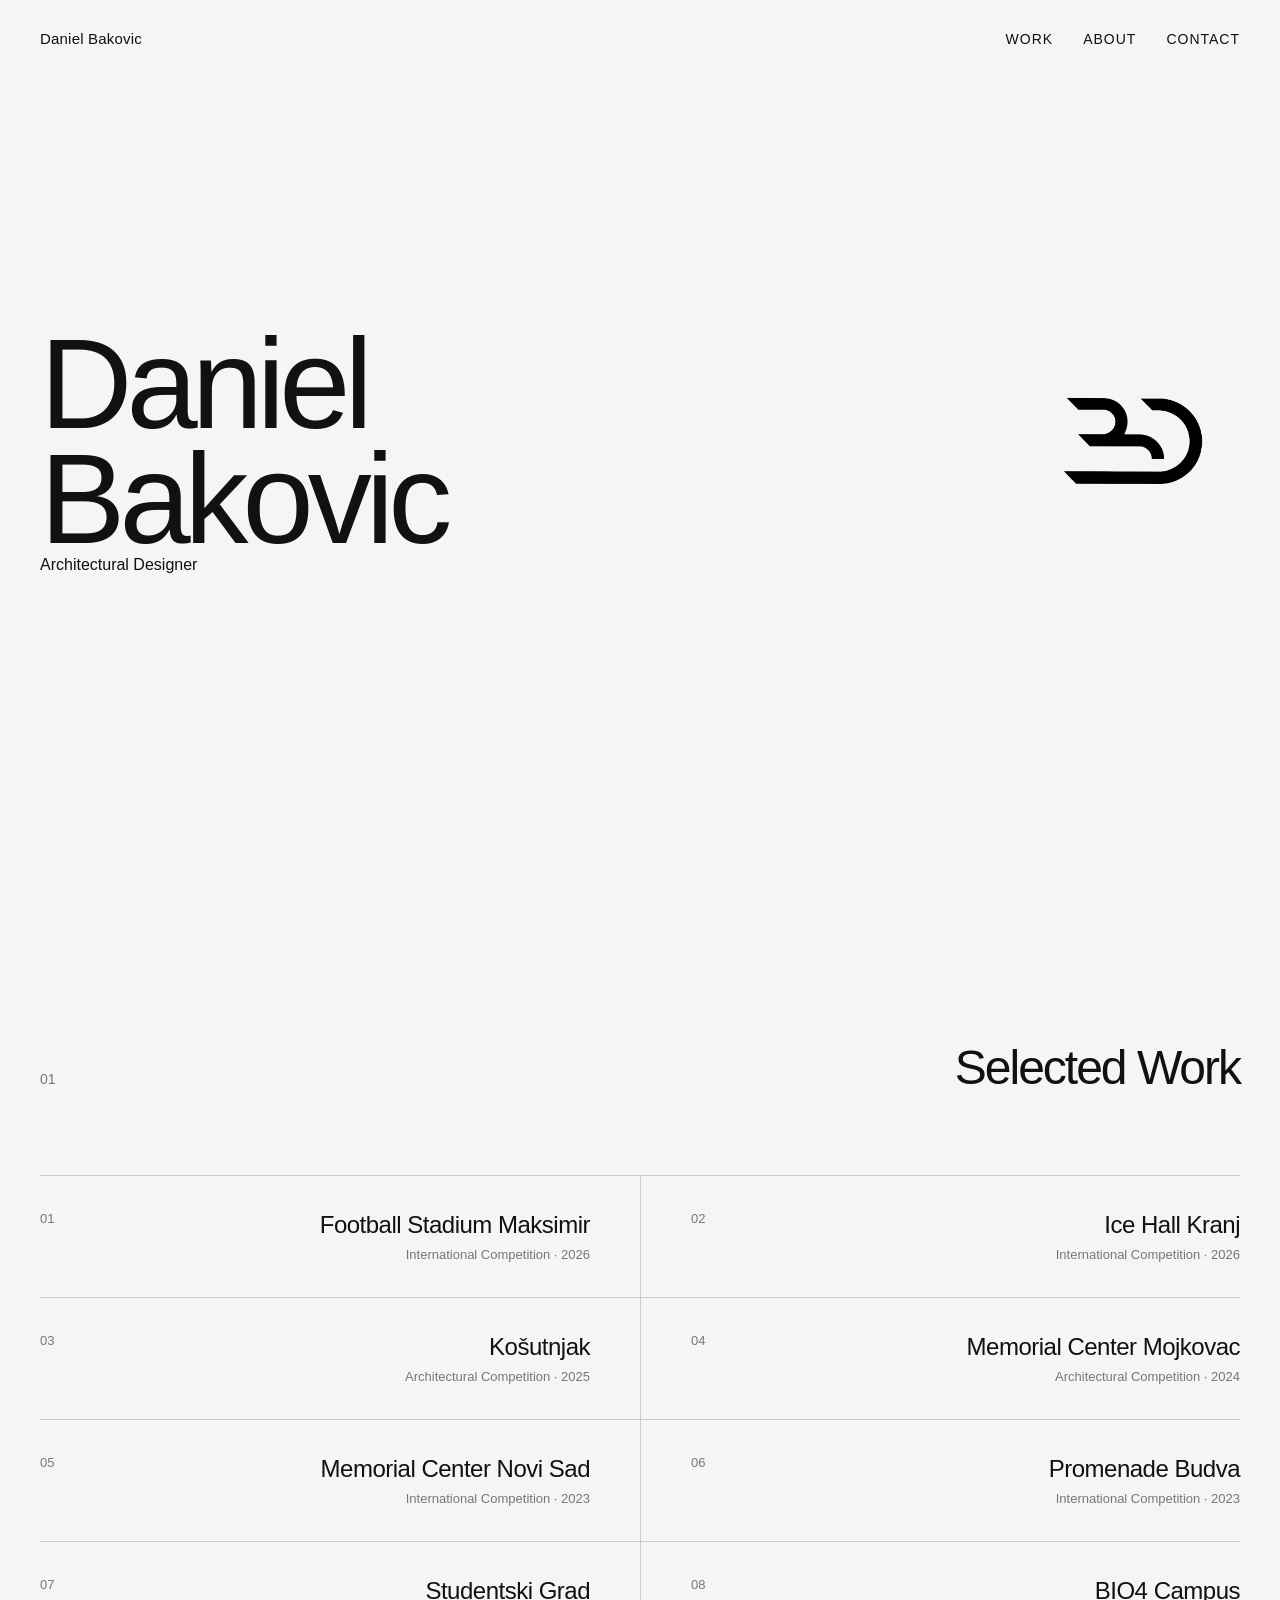
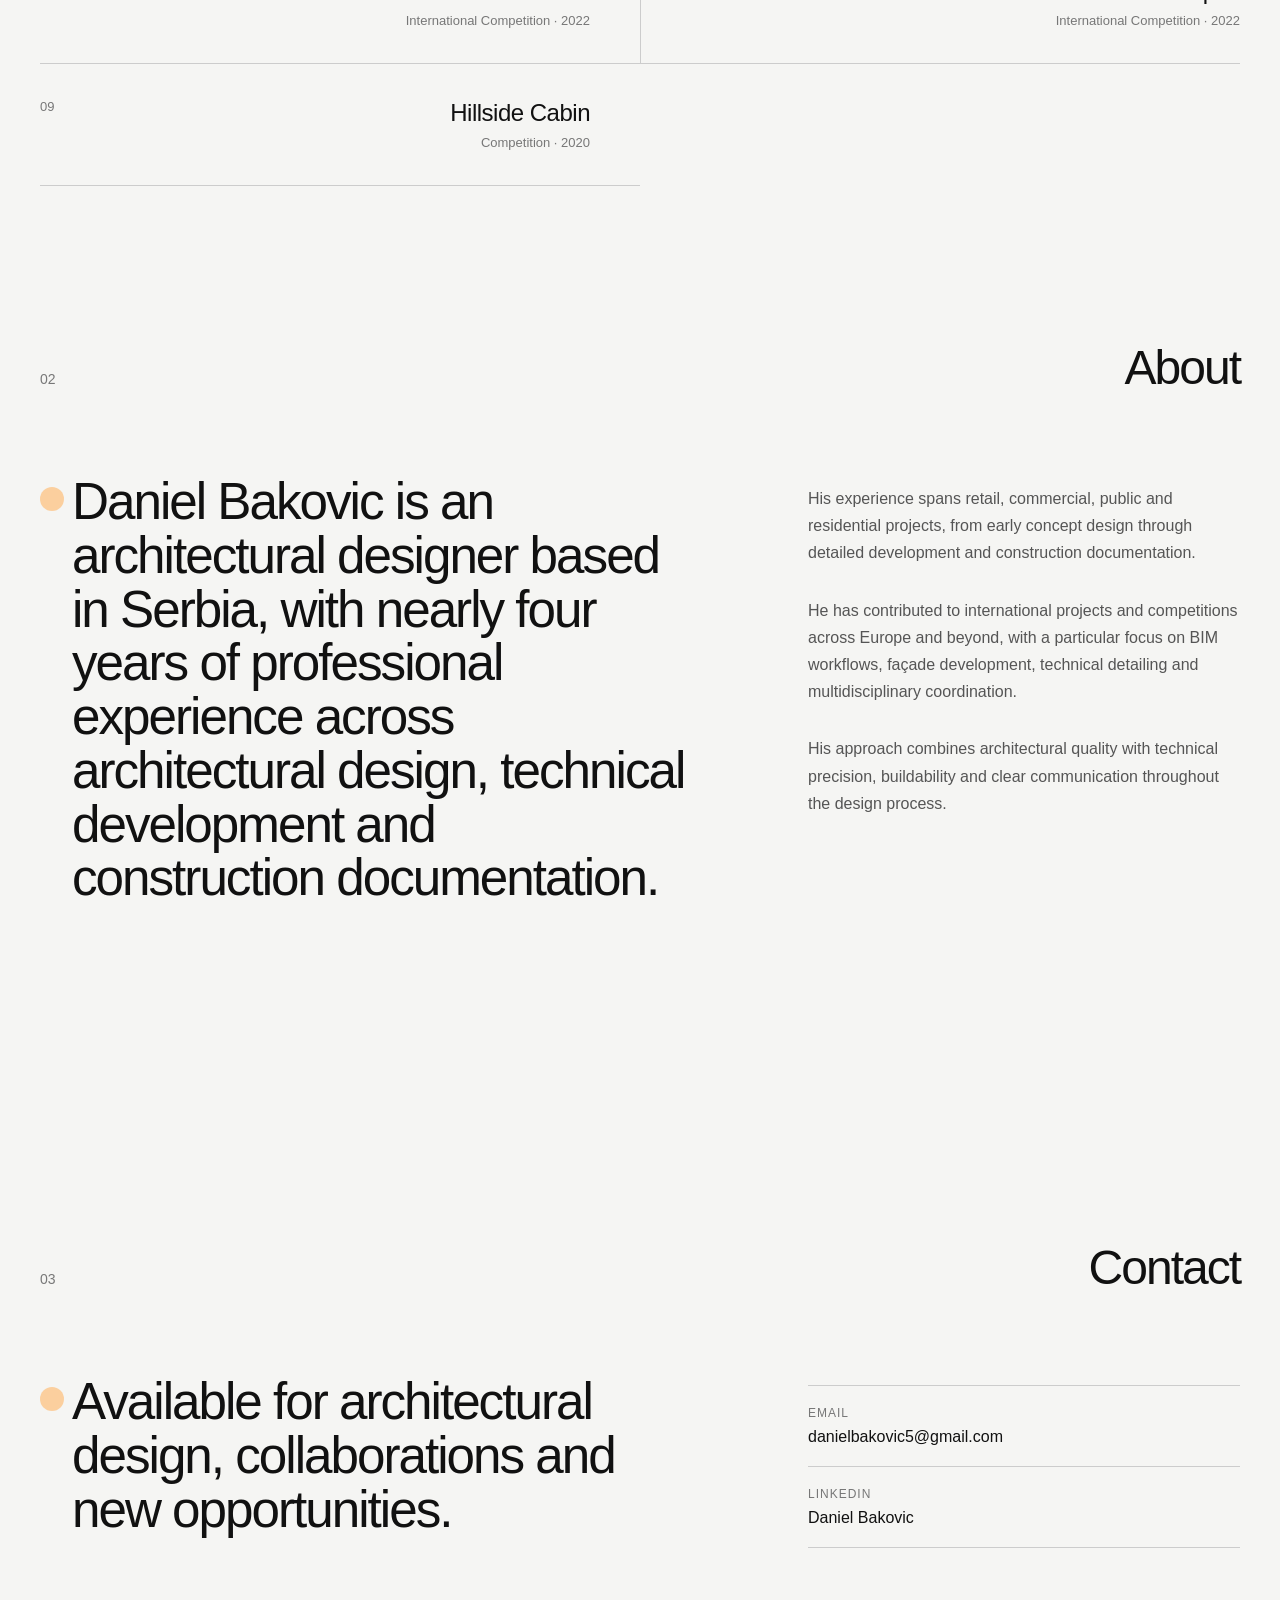
<file: index.html>
<!DOCTYPE html>
<html lang="en">
<head>
    <meta charset="UTF-8">
    <meta name="viewport" content="width=device-width, initial-scale=1.0">
    <title>Daniel Bakovic — Architect</title>
    <link rel="stylesheet" href="style.css">
</head>

<body>
<header>
    <div class="logo">Daniel Bakovic</div>

    <nav>
        <a href="#work">Work</a>
        <a href="#about">About</a>
        <a href="#contact">Contact</a>
    </nav>
</header>

<main>
    <section class="hero">
        <h1>
    Daniel Bakovic
    <img class="logo-desktop" src="images/LOGO%20copy1.png" alt="Logo">
<img class="logo-mobile" src="images/logo-white.png" alt="">
</h1>
        <p>Architectural Designer</p>
    </section>

    <section id="work">

    <div class="section-header">
        <span>01</span>
        <h2>Selected Work</h2>
    </div>

    <div class="projects">

  <a href="projects/maksimir.html" class="project">
        <span class="project-number">01</span>
        <div class="project-info">
            <h3>Football Stadium Maksimir</h3>
            <p>International Competition · 2026</p>
        </div>
    </a>

    <a href="projects/ice-hall-kranj.html" class="project">
        <span class="project-number">02</span>
        <div class="project-info">
            <h3>Ice Hall Kranj</h3>
            <p>International Competition · 2026</p>
        </div>
    </a>

    <a href="projects/kosutnjak.html" class="project">
        <span class="project-number">03</span>
        <div class="project-info">
            <h3>Košutnjak</h3>
            <p>Architectural Competition · 2025</p>
        </div>
    </a>

    <a href="projects/memorial-center-mojkovac.html" class="project">
        <span class="project-number">04</span>
        <div class="project-info">
            <h3>Memorial Center Mojkovac</h3>
            <p>Architectural Competition · 2024</p>
        </div>
    </a>

    <a href="projects/memorial-center-novi-sad.html" class="project">
        <span class="project-number">05</span>
        <div class="project-info">
            <h3>Memorial Center Novi Sad</h3>
            <p>International Competition · 2023</p>
        </div>
    </a>

    <a href="projects/promenade-budva.html" class="project">
        <span class="project-number">06</span>
        <div class="project-info">
            <h3>Promenade Budva</h3>
            <p>International Competition · 2023</p>
        </div>
    </a>

    <a href="projects/studentski-grad.html" class="project">
        <span class="project-number">07</span>
        <div class="project-info">
            <h3>Studentski Grad</h3>
            <p>International Competition · 2022</p>
        </div>
    </a>

    <a href="projects/bio4-campus.html" class="project">
        <span class="project-number">08</span>
        <div class="project-info">
            <h3>BIO4 Campus</h3>
            <p>International Competition · 2022</p>
        </div>
    </a>

    <a href="projects/hillside-cabin.html" class="project">
        <span class="project-number">09</span>
        <div class="project-info">
            <h3>Hillside Cabin</h3>
            <p>Competition · 2020</p>
        </div>
    </a>

</div>
       

</section>

    <section id="about">

    <div class="section-header">
        <span>02</span>
        <h2>About</h2>
    </div>

    <div class="about-content">

        <div class="about-intro">
            <p>
                Daniel Bakovic is an architectural designer based in Serbia,
                with nearly four years of professional experience across
                architectural design, technical development and construction
                documentation.
            </p>
        </div>

        <div class="about-text">

            <p>
                His experience spans retail, commercial, public and
                residential projects, from early concept design through
                detailed development and construction documentation.
            </p>

            <p>
                He has contributed to international projects and
                competitions across Europe and beyond, with a particular
                focus on BIM workflows, façade development, technical
                detailing and multidisciplinary coordination.
            </p>

            <p>
                His approach combines architectural quality with technical
                precision, buildability and clear communication throughout
                the design process.
            </p>

        </div>

    </div>

</section>

   <section id="contact">

    <div class="section-header">
        <span>03</span>
        <h2>Contact</h2>
    </div>

    <div class="contact-content">

        <div class="contact-intro">
            <p>
                Available for architectural design,
                collaborations and new opportunities.
            </p>
        </div>

        <div class="contact-links">

    <a href="mailto:danielbakovic5@gmail.com" class="contact-link">
        <span>Email</span>
        <strong>danielbakovic5@gmail.com</strong>
    </a>

    <a href="https://www.linkedin.com/in/daniel-bakovic-arch"
       target="_blank"
       rel="noopener noreferrer"
       class="contact-link">
        <span>LinkedIn</span>
        <strong>Daniel Bakovic</strong>
    </a>

</div>

    </div>

</section>
</main>
</body>
</html>
</file>
<file: style.css>
* {
    margin: 0;
    padding: 0;
    box-sizing: border-box;
}

html {
    scroll-behavior: smooth;
}

body {
    font-family: Arial, Helvetica, sans-serif;
    background: #f5f5f3;
    color: #111;
}

header {
    position: fixed;
    top: 0;
    left: 0;
    width: 100%;
    padding: 30px 40px;
    display: flex;
    justify-content: space-between;
    align-items: center;
    z-index: 100;
}

.logo {
    font-size: 15px;
    font-weight: 500;
    letter-spacing: 0.2px;
}

nav {
    display: flex;
    gap: 30px;
}

nav a {
    color: #111;
    text-decoration: none;
    font-size: 14px;
    text-transform: uppercase;
    letter-spacing: 1px;
}

nav a:hover {
    opacity: 0.5;
}

main {
    padding: 0 40px;
}

.hero {
    height: 100vh;
    display: flex;
    flex-direction: column;
    justify-content: center;
}

.hero h1 {
    font-size: clamp(60px, 10vw, 150px);
    font-weight: 400;
    letter-spacing: -6px;
    line-height: 0.9;
}
.hero h1 {
    display: flex;
    align-items: center;
    gap: 0;
}

.hero h1 img {
    height: 1.6em;
    width: auto;
    display: block;
    margin-left: 300px;
}

.logo-mobile {
    display: none !important;
}

@media (max-width: 768px) {
    .logo-desktop {
        display: none !important;
    }

    .logo-mobile {
        display: block !important;
        height: 1.6em;
        width: auto;
        margin-left: 80px;
    }
}
}
.hero p {
    margin-top: 25px;
    font-size: 18px;
    color: #555;
}

section:not(.hero) {
    min-height: 100vh;
    padding-top: 140px;
}

h2 {
    font-size: 40px;
    font-weight: 400;
}
/* PROJECTS */

.section-header {
    display: flex;
    justify-content: space-between;
    align-items: baseline;
    margin-bottom: 80px;
}

.section-header span {
    font-size: 14px;
    color: #777;
}

.section-header h2 {
    font-size: 48px;
    font-weight: 400;
    letter-spacing: -2px;
}

.projects {
    display: grid;
    grid-template-columns: repeat(2, 1fr);
    border-top: 1px solid #ccc;
}

.project {
    display: flex;
    justify-content: space-between;
    align-items: flex-start;
    padding: 35px 0;
    border-bottom: 1px solid #ccc;
    color: #111;
    text-decoration: none;
    transition: opacity 0.3s ease;
}

.project:nth-child(odd) {
    padding-right: 50px;
}

.project:nth-child(even) {
    padding-left: 50px;
    border-left: 1px solid #ccc;
}

.project-number {
    font-size: 13px;
    color: #777;
}

.project-info {
    text-align: right;
}

.project-info h3 {
    font-size: 24px;
    font-weight: 400;
    letter-spacing: -0.5px;
}

.project-info p {
    margin-top: 8px;
    font-size: 13px;
    color: #777;
}

.project:hover {
    opacity: 0.5;
}
/* PROJECT PAGE */

.project-page {
    padding: 150px 40px 100px;
}

.project-top {
    display: flex;
    justify-content: space-between;
    align-items: center;
    margin-bottom: 120px;
}

.back-link {
    color: #111;
    text-decoration: none;
    font-size: 13px;
    text-transform: uppercase;
    letter-spacing: 1px;
}

.back-link:hover {
    opacity: 0.5;
}

.project-number-large {
    font-size: 13px;
    color: #777;
}

.project-intro {
    max-width: 1100px;
    margin-bottom: 100px;
}

.project-intro h1 {
    font-size: clamp(60px, 9vw, 140px);
    font-weight: 400;
    letter-spacing: -6px;
    line-height: 0.9;
}

.project-meta {
    display: flex;
    gap: 40px;
    margin-top: 35px;
    font-size: 14px;
    color: #666;
}

.project-placeholder {
    width: 100%;
    height: 600px;
    background: #dededb;
    display: flex;
    align-items: center;
    justify-content: center;
    margin-bottom: 120px;
}

.project-placeholder span {
    font-size: 13px;
    text-transform: uppercase;
    letter-spacing: 2px;
    color: #777;
}

.project-text {
    max-width: 700px;
    margin-left: auto;
}

.project-text h2 {
    font-size: 32px;
    font-weight: 400;
    margin-bottom: 30px;
}

.project-text p {
    font-size: 17px;
    line-height: 1.7;
    color: #555;
}
/* PROJECT IMAGE */

.project-image {
    width: 100%;
    margin-bottom: 120px;
    overflow: hidden;
}

.project-image img {
    width: 100%;
    height: auto;
    display: block;
}
/* PROJECT DETAILS */

.project-details {
    margin-top: 100px;
    padding-top: 30px;
    border-top: 1px solid #ccc;

    display: grid;
    grid-template-columns: repeat(4, 1fr);
    gap: 40px;
}

.detail {
    display: flex;
    flex-direction: column;
    gap: 10px;
}

.detail span {
    font-size: 12px;
    text-transform: uppercase;
    letter-spacing: 1px;
    color: #777;
}

.detail strong {
    font-size: 15px;
    font-weight: 400;
}
/* PROJECT GALLERY */

.project-gallery {
    margin-top: 120px;
}

.gallery-full {
    width: 100%;
    overflow: hidden;
}

.gallery-full img {
    width: 100%;
    height: auto;
    display: block;
}
/* MORE IMAGES */
/* MORE IMAGES */

.gallery-title {
    margin-top: 140px;
    margin-bottom: 40px;
}

.gallery-title span {
    font-size: 13px;
    text-transform: uppercase;
    letter-spacing: 1.5px;
    color: #777;
}

.gallery-grid {
    display: grid;
    grid-template-columns: repeat(2, 1fr);
    gap: 20px;
}

.gallery-item {
    width: 100%;
    overflow: hidden;
}

.gallery-item img {
    width: 100%;
    height: auto;
    display: block;
    transition: transform 0.5s ease;
}

.gallery-item:hover img {
    transform: scale(1.02);
}
/* GALLERY REFINEMENT */

.project-gallery {
    margin-top: 140px;
}

.gallery-full {
    margin-bottom: 20px;
}

.gallery-grid {
    display: grid;
    grid-template-columns: repeat(2, 1fr);
    gap: 20px;
}

.gallery-item {
    overflow: hidden;
}

.gallery-item img,
.gallery-full img {
    width: 100%;
    height: auto;
    display: block;
}

.gallery-item img {
    transition: transform 0.5s ease;
}

.gallery-item:hover img {
    transform: scale(1.02);
}
/* LIGHTBOX */

.lightbox {
    position: fixed;
    inset: 0;
    background: rgba(245, 245, 243, 0.96);
    display: flex;
    align-items: center;
    justify-content: center;
    padding: 60px;
    opacity: 0;
    visibility: hidden;
    transition: opacity 0.3s ease, visibility 0.3s ease;
    z-index: 1000;
}

.lightbox.active {
    opacity: 1;
    visibility: visible;
}

.lightbox img {
    max-width: 90%;
    max-height: 90vh;
    width: auto;
    height: auto;
    object-fit: contain;
}

.lightbox-close {
    position: absolute;
    top: 30px;
    right: 40px;
    border: none;
    background: none;
    font-size: 40px;
    font-weight: 300;
    color: #111;
    cursor: pointer;
    line-height: 1;
}

.lightbox-close:hover {
    opacity: 0.5;
}
/* RESPONSIVE */

@media (max-width: 768px) {

    header {
        padding: 20px;
    }

    nav {
        gap: 15px;
    }

    nav a {
        font-size: 11px;
    }

    main {
        padding: 0 20px;
    }

    .hero h1 {
        font-size: 60px;
        letter-spacing: -3px;
    }

    .section-header {
        margin-bottom: 50px;
    }

    .section-header h2 {
        font-size: 32px;
    }

    .projects {
        grid-template-columns: 1fr;
    }

    .project:nth-child(odd),
    .project:nth-child(even) {
        padding: 25px 0;
        border-left: none;
    }

    .project-info h3 {
        font-size: 20px;
    }

    .project-page {
        padding: 110px 20px 60px;
    }

    .project-top {
        margin-bottom: 70px;
    }

    .project-intro h1 {
        font-size: 55px;
        letter-spacing: -3px;
    }

    .project-meta {
        flex-direction: column;
        gap: 8px;
        margin-top: 25px;
    }

    .project-image {
        margin-bottom: 60px;
    }

    .project-text {
        margin-left: 0;
    }

    .project-text h2 {
        font-size: 28px;
    }

    .project-details {
        grid-template-columns: repeat(2, 1fr);
        gap: 30px 20px;
        margin-top: 70px;
    }

    .project-gallery {
        margin-top: 80px;
    }

    .gallery-grid {
        grid-template-columns: 1fr;
        gap: 15px;
    }

    .gallery-title {
        margin-top: 80px;
    }

    .lightbox {
        padding: 20px;
    }

    .lightbox img {
        max-width: 88%;
        max-height: 80vh;
    }

    .lightbox-prev {
        left: 5px;
    }

    .lightbox-next {
        right: 5px;
    }

    .lightbox-prev,
    .lightbox-next {
        font-size: 24px;
        padding: 10px;
    }

    .lightbox-close {
        top: 20px;
        right: 20px;
        font-size: 32px;
    }
}
/* ABOUT */

.about-content {
    display: grid;
    grid-template-columns: 1.5fr 1fr;
    gap: 120px;
    margin-top: 80px;
    padding-bottom: 120px;
}

.about-intro {
    position: relative;
    padding-left: 32px;
}

.about-intro::before {
    content: "";
    position: absolute;
    left: 0;
    top: 12px;
    width: 24px;
    height: 24px;
    background: #FFB566;
    opacity: 0.6;
    border-radius: 50%;
}

.about-intro p {
    font-size: clamp(32px, 4vw, 58px);
    line-height: 1.05;
    letter-spacing: -2px;
    font-weight: 400;
    max-width: 900px;
}

.about-text {
    max-width: 500px;
    padding-top: 10px;
}

.about-text p {
    font-size: 16px;
    line-height: 1.7;
    color: #555;
    margin-bottom: 30px;
}
@media (max-width: 768px) {

    .about-content {
        grid-template-columns: 1fr;
        gap: 50px;
        margin-top: 50px;
        padding-bottom: 80px;
    }

    .about-intro p {
        font-size: 34px;
        letter-spacing: -1px;
    }

    .about-text {
        max-width: none;
    }
.about-intro {
    padding-left: 24px;
}

.about-intro::before {
    width: 6px;
    height: 6px;
    top: 9px;
}
}
/* CONTACT */

.contact-content {
    display: grid;
    grid-template-columns: 1.5fr 1fr;
    gap: 120px;
    margin-top: 80px;
    padding-bottom: 120px;
}

.contact-intro {
    position: relative;
    padding-left: 32px;
}

.contact-intro::before {
    content: "";
    position: absolute;
    left: 0;
    top: 12px;
    width: 24px;
    height: 24px;
    background: #FFB566;
    opacity: 0.6;
    border-radius: 50%;
}

.contact-intro p {
    font-size: clamp(32px, 4vw, 58px);
    line-height: 1.05;
    letter-spacing: -2px;
    font-weight: 400;
    max-width: 900px;
}

.contact-links {
    max-width: 500px;
    padding-top: 10px;
}

.contact-link {
    display: flex;
    flex-direction: column;
    gap: 8px;
    padding: 20px 0;
    border-top: 1px solid #ccc;
    color: #111;
    text-decoration: none;
}

.contact-link:last-child {
    border-bottom: 1px solid #ccc;
}

.contact-link span {
    font-size: 12px;
    text-transform: uppercase;
    letter-spacing: 1px;
    color: #777;
}

.contact-link strong {
    font-size: 16px;
    font-weight: 400;
}

.contact-link:hover {
    opacity: 0.5;
}
@media (max-width: 768px) {

    .contact-content {
        grid-template-columns: 1fr;
        gap: 50px;
        margin-top: 50px;
        padding-bottom: 80px;
    }

    .contact-intro {
        padding-left: 24px;
    }

    .contact-intro::before {
        width: 6px;
        height: 6px;
        top: 9px;
    }

    .contact-intro p {
        font-size: 34px;
        letter-spacing: -1px;
    }

    .contact-links {
        max-width: none;
    }

}
/* PROJECT ACCENT */

.project-number {
    transition: color 0.3s ease;
}

.project:hover .project-number {
    color: #FFB566;
}
/* PROJECT CONCEPT */

.project-concept {
    margin-top: 120px;
    padding: 60px 0;
    border-top: 1px solid #ccc;
    border-bottom: 1px solid #ccc;
}

.concept-label {
    display: flex;
    align-items: center;
    gap: 16px;
    margin-bottom: 35px;
}

.concept-label span {
    width: 24px;
    height: 24px;
    background: #FFB566;
    opacity: 0.6;
    border-radius: 50%;
    flex-shrink: 0;
}

.concept-label h2 {
    font-size: 32px;
    font-weight: 400;
    letter-spacing: -1px;
}

.concept-text {
    max-width: 700px;
    margin-left: auto;
}

.concept-text p {
    font-size: 17px;
    line-height: 1.7;
    color: #555;
}
@media (max-width: 768px) {

    .project-concept {
        margin-top: 80px;
        padding: 40px 0;
    }

    .concept-label {
        gap: 12px;
        margin-bottom: 25px;
    }

    .concept-label span {
        width: 6px;
        height: 6px;
    }

    .concept-label h2 {
        font-size: 28px;
    }

    .concept-text {
        margin-left: 0;
    }

    .hero h1 img {
        margin-left: 80px;
    }

    .logo-desktop {
        display: none !important;
    }

.logo-mobile {
    display: block !important;
    height: 1.6em !important;
    width: auto !important;
    margin-left: 80px !important;
    object-fit: contain !important;
}
}
}
</file>
